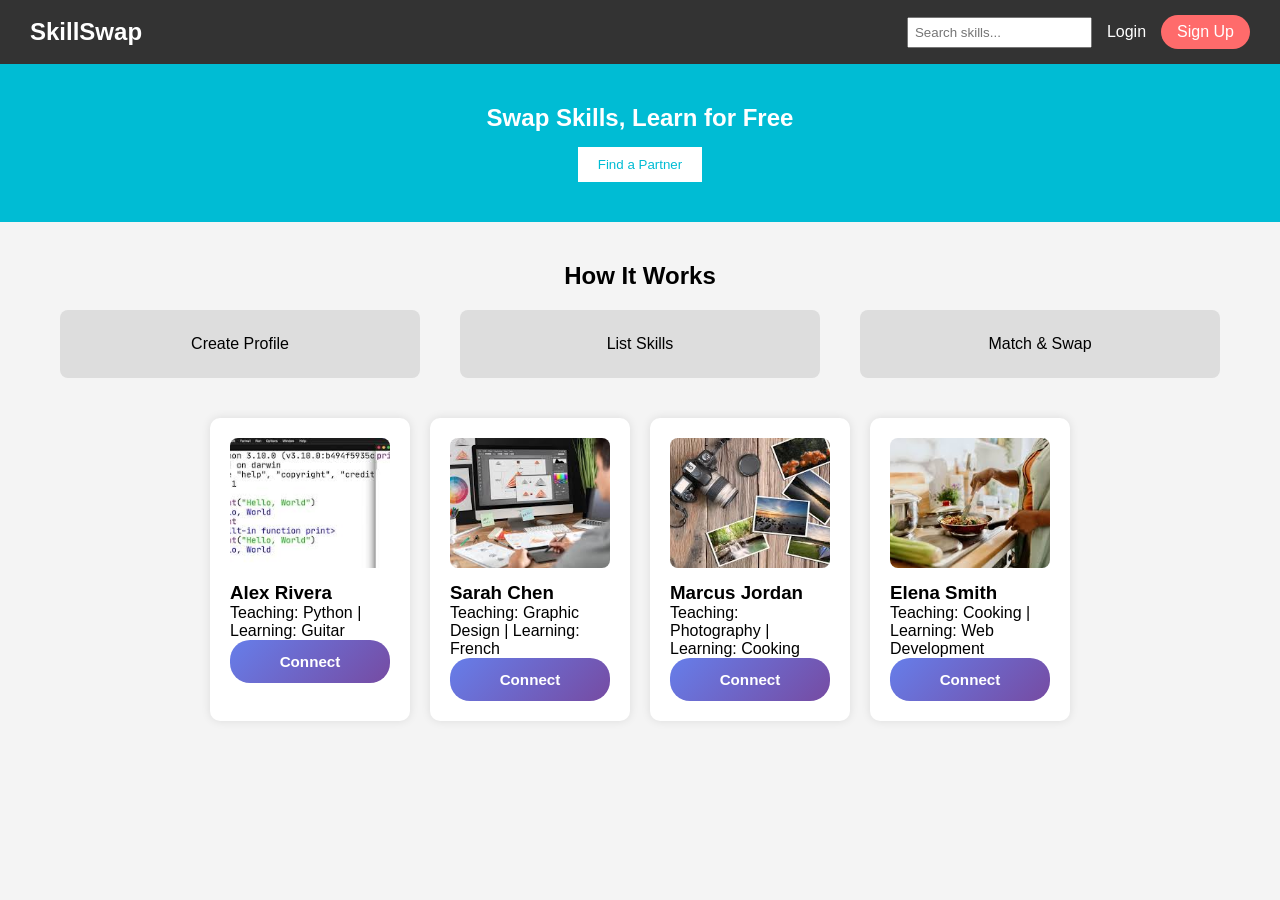
<file: index.html>
<!DOCTYPE html>
<html lang="en">
<head>
    <meta charset="UTF-8">
    <meta name="viewport" content="width=device-width, initial-scale=1.0">
    <title>SkillSwap Hub</title>
    <link rel="stylesheet" href="index.css">
    <style>
        /* Basic Modal Styling for functionality */
        .modal {
            display: none; 
            position: fixed;
            z-index: 100;
            left: 0; top: 0;
            width: 100%; height: 100%;
            background-color: rgba(0,0,0,0.5);
        }
        .modal-content {
            background-color: white;
            margin: 15% auto;
            padding: 20px;
            width: 300px;
            border-radius: 8px;
            text-align: center;
        }
        .close-btn {
            background: #ff4757;
            color: white;
            border: none;
            padding: 8px 16px;
            border-radius: 4px;
            cursor: pointer;
            margin-top: 10px;
        }
    </style>
</head>
<body>

<!-- HEADER -->
<header>
    <h2 class="logo">SkillSwap</h2>
    <nav>
        <input type="text" id="skillSearch" placeholder="Search skills..." onkeydown="if(event.key==='Enter') handleSearch()">
        <a href="#" onclick="goToLogin(); return false;">Login</a>
        <a href="#" class="btn" id="signUpBtn" onclick="goToSignUp(); return false;">Sign Up</a>
    </nav>
</header>

<!-- HERO -->
<section class="hero">
    <h1>Swap Skills, Learn for Free</h1>
    <button id="partnerBtn" class="main-cta">Find a Partner</button>
</section>

<!-- HOW IT WORKS -->
<section class="how">
    <h2>How It Works</h2>
    <div class="steps">
        <div class="step">Create Profile</div>
        <div class="step">List Skills</div>
        <div class="step">Match & Swap</div>
    </div>
</section>

<div class="cards">
    <!-- User 1 -->
        <div class="card">
            <img src="[data-uri]" alt="Alex Rivera">
            <h3>Alex Rivera</h3>
            <p>Teaching: Python | Learning: Guitar</p>
            <button class="connect-btn">Connect</button>
        </div>


    <!-- User 2 -->
        <div class="card">
            <img src="[data-uri]" alt="Sarah Chen">
            <h3>Sarah Chen</h3>
            <p>Teaching: Graphic Design | Learning: French</p>
            <button class="connect-btn">Connect</button>
        </div>


    <!-- User 3 -->
        <div class="card">
            <img src="[data-uri]" alt="Marcus Jordan">
            <h3>Marcus Jordan</h3>
            <p>Teaching: Photography | Learning: Cooking</p>
            <button class="connect-btn">Connect</button>
        </div>


    <!-- User 4 -->
        <div class="card">
            <img src="[data-uri]" alt="Elena Smith">
            <h3>Elena Smith</h3>
            <p>Teaching: Cooking | Learning: Web Development</p>
            <button class="connect-btn">Connect</button>
        </div>
    </div>


<!-- POPUP MODAL -->
<div id="actionModal" class="modal">
    <div class="modal-content">
        <h3 id="modalTitle">Welcome!</h3>
        <p id="modalText">Join our community to start swapping skills.</p>
        <button class="close-btn" onclick="closeModal()">Close</button>
    </div>
</div>

<script>
    // Connect Button Functionality
    function connectWithUser(userName) {
        const modal = document.getElementById('actionModal');
        const modalTitle = document.getElementById('modalTitle');
        const modalText = document.getElementById('modalText');
        
        modalTitle.textContent = 'Connection Request';
        modalText.textContent = `You've requested to connect with ${userName}! They will receive your request shortly.`;
        modal.style.display = 'block';
    }

    // Close Modal
    function closeModal() {
        document.getElementById('actionModal').style.display = 'none';
    }

    // Close modal when clicking outside of it
    window.onclick = function(event) {
        const modal = document.getElementById('actionModal');
        if (event.target === modal) {
            modal.style.display = 'none';
        }
    }

    // Navigate to Login Page
    function goToLogin() {
        window.location.href = 'login.html';
    }

    // Navigate to Sign Up Page
    function goToSignUp() {
        window.location.href = 'signup.html';
    }

    // Search functionality
    function handleSearch() {
        alert('Search feature coming soon!');
    }
</script>

</body>
</html>
</file>
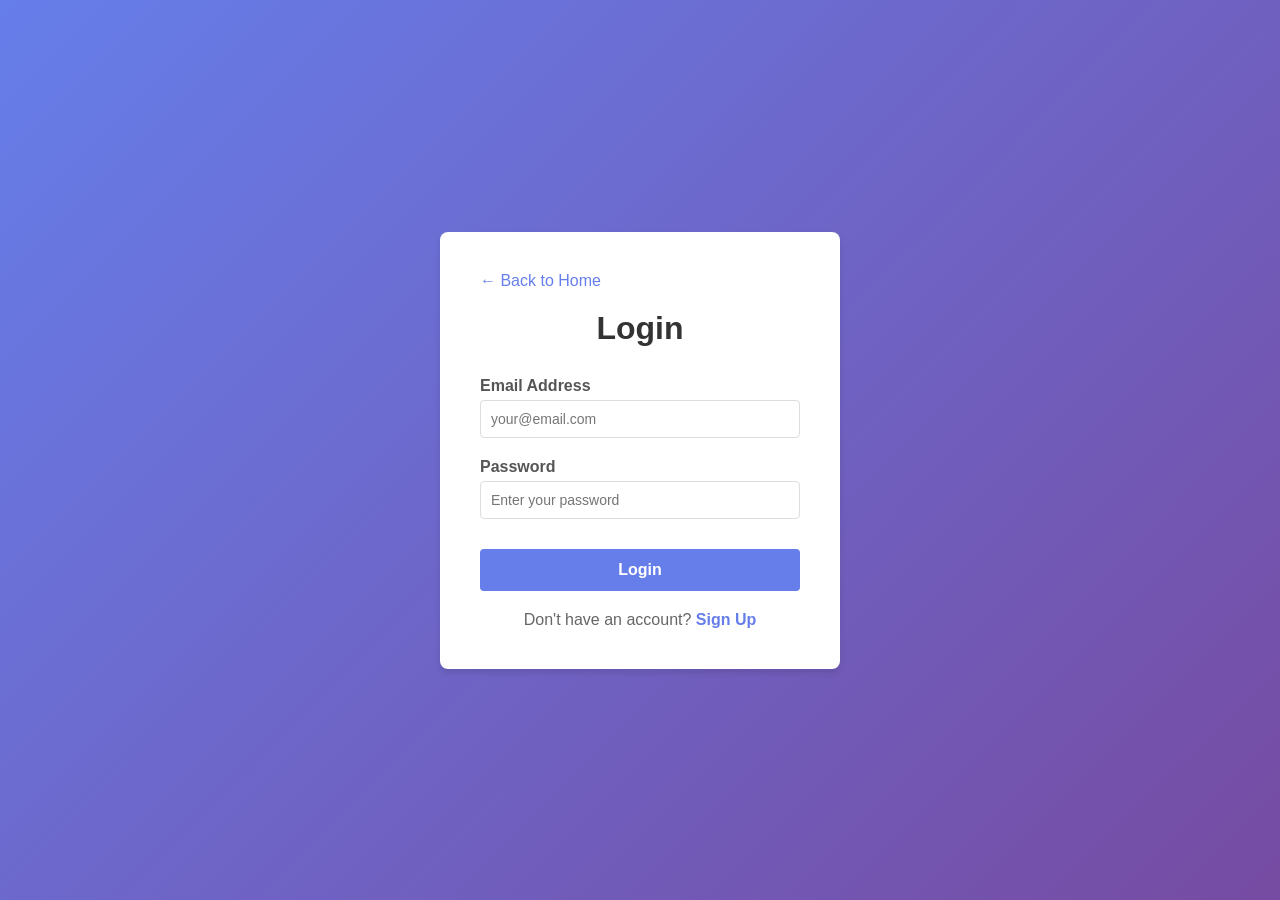
<file: login.html>
<!DOCTYPE html>
<html lang="en">
<head>
    <meta charset="UTF-8">
    <meta name="viewport" content="width=device-width, initial-scale=1.0">
    <title>Login - SkillSwap Hub</title>
    <link rel="stylesheet" href="index.css">
    <style>
        body {
            display: flex;
            justify-content: center;
            align-items: center;
            min-height: 100vh;
            background: linear-gradient(135deg, #667eea 0%, #764ba2 100%);
            font-family: Arial, sans-serif;
        }
        .auth-container {
            background: white;
            padding: 40px;
            border-radius: 8px;
            box-shadow: 0 4px 6px rgba(0, 0, 0, 0.1);
            width: 100%;
            max-width: 400px;
        }
        .auth-container h1 {
            text-align: center;
            color: #333;
            margin-bottom: 30px;
        }
        .form-group {
            margin-bottom: 20px;
        }
        .form-group label {
            display: block;
            margin-bottom: 5px;
            color: #555;
            font-weight: bold;
        }
        .form-group input {
            width: 100%;
            padding: 10px;
            border: 1px solid #ddd;
            border-radius: 4px;
            font-size: 14px;
            box-sizing: border-box;
        }
        .form-group input:focus {
            outline: none;
            border-color: #667eea;
        }
        .btn-login {
            width: 100%;
            padding: 12px;
            background: #667eea;
            color: white;
            border: none;
            border-radius: 4px;
            font-size: 16px;
            font-weight: bold;
            cursor: pointer;
            margin-top: 10px;
        }
        .btn-login:hover {
            background: #5568d3;
        }
        .auth-footer {
            text-align: center;
            margin-top: 20px;
            color: #666;
        }
        .auth-footer a {
            color: #667eea;
            text-decoration: none;
            font-weight: bold;
        }
        .back-link {
            display: inline-block;
            margin-bottom: 20px;
            color: #667eea;
            text-decoration: none;
        }
    </style>
</head>
<body>

<div class="auth-container">
    <a href="index.html" class="back-link">← Back to Home</a>
    
    <h1>Login</h1>
    
    <form onsubmit="handleLogin(event)">
        <div class="form-group">
            <label for="email">Email Address</label>
            <input type="email" id="email" required placeholder="your@email.com">
        </div>
        
        <div class="form-group">
            <label for="password">Password</label>
            <input type="password" id="password" required placeholder="Enter your password">
        </div>
        
        <button type="submit" class="btn-login">Login</button>
    </form>
    
    <div class="auth-footer">
        <p>Don't have an account? <a href="signup.html">Sign Up</a></p>
    </div>
</div>

<script>
    function handleLogin(event) {
        event.preventDefault();
        const email = document.getElementById('email').value;
        alert(`Welcome back! Logged in as ${email}`);
        // Here you would typically send the login data to a server
        window.location.href = 'index.html';
    }
</script>

</body>
</html>
</file>
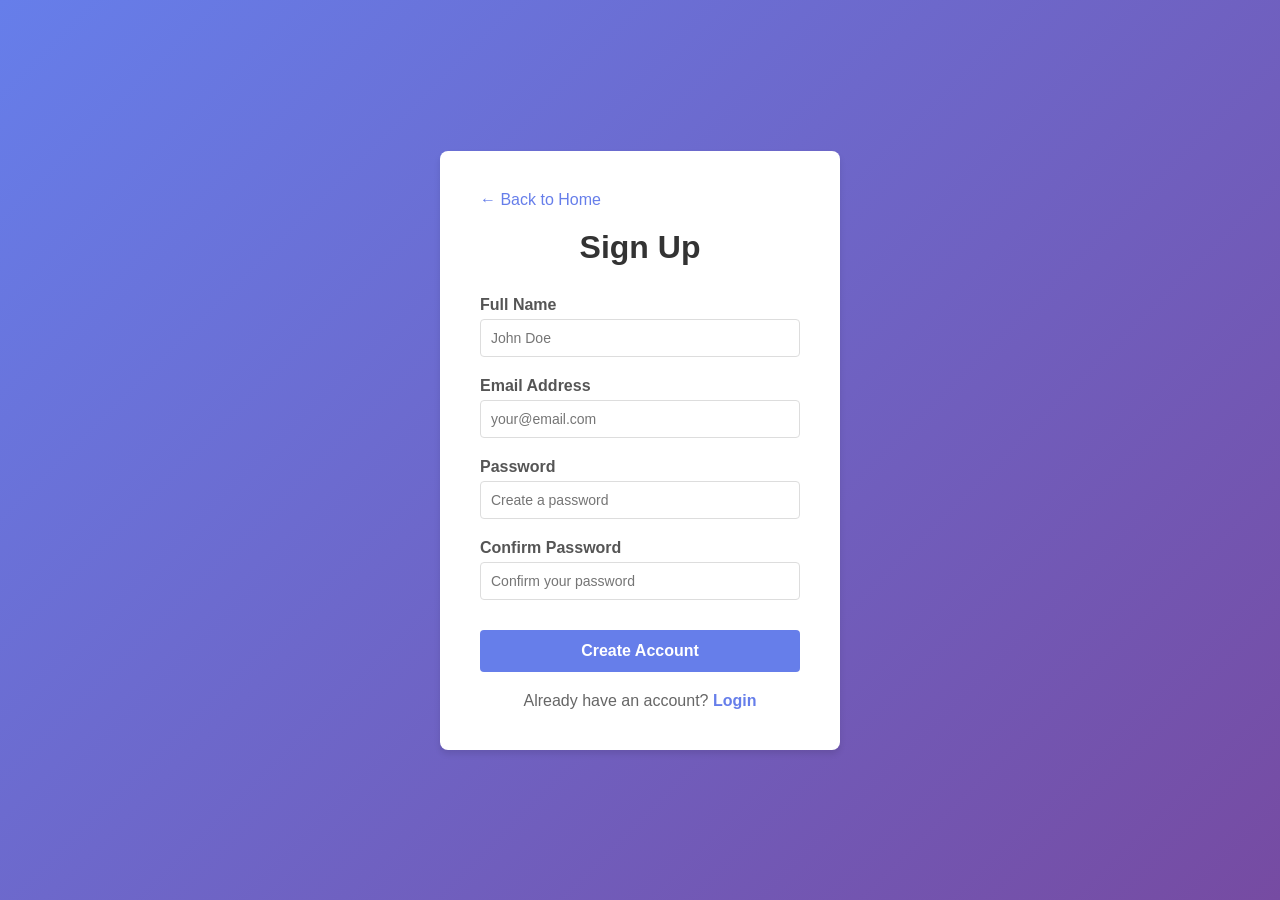
<file: signup.html>
<!DOCTYPE html>
<html lang="en">
<head>
    <meta charset="UTF-8">
    <meta name="viewport" content="width=device-width, initial-scale=1.0">
    <title>Sign Up - SkillSwap Hub</title>
    <link rel="stylesheet" href="index.css">
    <style>
        body {
            display: flex;
            justify-content: center;
            align-items: center;
            min-height: 100vh;
            background: linear-gradient(135deg, #667eea 0%, #764ba2 100%);
            font-family: Arial, sans-serif;
        }
        .auth-container {
            background: white;
            padding: 40px;
            border-radius: 8px;
            box-shadow: 0 4px 6px rgba(0, 0, 0, 0.1);
            width: 100%;
            max-width: 400px;
        }
        .auth-container h1 {
            text-align: center;
            color: #333;
            margin-bottom: 30px;
        }
        .form-group {
            margin-bottom: 20px;
        }
        .form-group label {
            display: block;
            margin-bottom: 5px;
            color: #555;
            font-weight: bold;
        }
        .form-group input {
            width: 100%;
            padding: 10px;
            border: 1px solid #ddd;
            border-radius: 4px;
            font-size: 14px;
            box-sizing: border-box;
        }
        .form-group input:focus {
            outline: none;
            border-color: #667eea;
        }
        .btn-signup {
            width: 100%;
            padding: 12px;
            background: #667eea;
            color: white;
            border: none;
            border-radius: 4px;
            font-size: 16px;
            font-weight: bold;
            cursor: pointer;
            margin-top: 10px;
        }
        .btn-signup:hover {
            background: #5568d3;
        }
        .auth-footer {
            text-align: center;
            margin-top: 20px;
            color: #666;
        }
        .auth-footer a {
            color: #667eea;
            text-decoration: none;
            font-weight: bold;
        }
        .back-link {
            display: inline-block;
            margin-bottom: 20px;
            color: #667eea;
            text-decoration: none;
        }
    </style>
</head>
<body>

<div class="auth-container">
    <a href="index.html" class="back-link">← Back to Home</a>
    
    <h1>Sign Up</h1>
    
    <form onsubmit="handleSignUp(event)">
        <div class="form-group">
            <label for="name">Full Name</label>
            <input type="text" id="name" required placeholder="John Doe">
        </div>
        
        <div class="form-group">
            <label for="email">Email Address</label>
            <input type="email" id="email" required placeholder="your@email.com">
        </div>
        
        <div class="form-group">
            <label for="password">Password</label>
            <input type="password" id="password" required placeholder="Create a password">
        </div>
        
        <div class="form-group">
            <label for="confirm-password">Confirm Password</label>
            <input type="password" id="confirm-password" required placeholder="Confirm your password">
        </div>
        
        <button type="submit" class="btn-signup">Create Account</button>
    </form>
    
    <div class="auth-footer">
        <p>Already have an account? <a href="login.html">Login</a></p>
    </div>
</div>

<script>
    function handleSignUp(event) {
        event.preventDefault();
        const name = document.getElementById('name').value;
        const password = document.getElementById('password').value;
        const confirmPassword = document.getElementById('confirm-password').value;
        
        if (password !== confirmPassword) {
            alert('Passwords do not match!');
            return;
        }
        
        alert(`Welcome to SkillSwap, ${name}! Your account has been created.`);
        // Here you would typically send the signup data to a server
        window.location.href = 'index.html';
    }
</script>

</body>
</html>
</file>
<file: index.css>
* {
    margin: 0;
    padding: 0;
    box-sizing: border-box;
    font-family: Arial, sans-serif;
}

body {
    background: #f4f4f4;
}

/* HEADER */
header {
    display: flex;
    justify-content: space-between;
    align-items: center;
    background: #333;
    color: white;
    padding: 15px 30px;
}

nav {
    display: flex;
    gap: 15px;
    align-items: center;
}

nav input {
    padding: 6px;
}

nav a {
    color: white;
    text-decoration: none;
}

.btn {
    background: #00bcd4;
    padding: 6px 12px;
    border-radius: 5px;
}

/* HERO */
.hero {
    text-align: center;
    background: #00bcd4;
    color: white;
    padding: 40px;
}

.hero img {
    width: 100%;
    max-height: 300px;
    object-fit: cover;
    border-radius: 10px;
    margin-bottom: 20px;
}

.hero button {
    margin-top: 15px;
    padding: 10px 20px;
    border: none;
    background: white;
    color: #00bcd4;
    cursor: pointer;
}

/* SECTIONS */
section {
    padding: 40px;
    text-align: center;
}

/* HOW IT WORKS */
.steps {
    display: flex;
    justify-content: space-around;
    margin-top: 20px;
}

.step {
    background: #ddd;
    padding: 25px;
    width: 30%;
    border-radius: 8px;
}

/* FEATURED USERS */
.cards {
    display: flex;
    justify-content: center;
    gap: 20px;
}

.card {
    background: white;
    padding: 20px;
    width: 200px;
    border-radius: 10px;
    box-shadow: 0 0 10px rgba(0,0,0,0.1);
}

.card img {
    width: 100%;
    height: 130px;
    object-fit: cover;
    border-radius: 8px;
    margin-bottom: 10px;
}

/* SKILLS */
.skill-list {
    display: flex;
    justify-content: center;
    gap: 20px;
}

.skill img {
    width: 120px;
    height: 80px;
    object-fit: cover;
    border-radius: 8px;
}

.skill span {
    display: block;
    margin-top: 5px;
}

/* FOOTER */
footer {
    background: #222;
    color: white;
    padding: 20px;
}
/* ===== BUTTONS ===== */
.connect-btn {
    background: linear-gradient(135deg, #667eea 0%, #764ba2 100%);
    color: white;
    border: none;
    padding: 0.8rem 1.5rem;
    border-radius: 20px;
    cursor: pointer;
    font-size: 0.95rem;
    font-weight: bold;
    transition: all 0.3s ease;
    width: 100%;
}

.connect-btn:hover {
    transform: scale(1.05);
    box-shadow: 0 4px 15px rgba(102, 126, 234, 0.4);
}

.connect-btn:active {
    transform: scale(0.98);
}

.btn {
    background-color: #ff6b6b;
    padding: 0.5rem 1rem !important;
    border-radius: 20px;
}

.btn:hover {
    background-color: #ff5252;
}

/* ===== RESPONSIVE DESIGN ===== */
@media (max-width: 768px) {
    header {
        flex-direction: column;
        gap: 1rem;
    }

    .logo {
        font-size: 1.5rem;
    }

    nav {
        flex-direction: column;
        width: 100%;
        gap: 1rem;
    }

    nav input {
        width: 100%;
    }

    .hero h1 {
        font-size: 2rem;
    }

    .steps {
        flex-direction: column;
        gap: 1rem;
    }

    .step {
        width: 100%;
    }

    .cards {
        grid-template-columns: 1fr;
        padding: 1rem;
    }
}

@media (max-width: 480px) {
    body {
        font-size: 14px;
    }

    header {
        padding: 0.8rem 1rem;
    }

    .logo {
        font-size: 1.2rem;
    }

    nav input {
        padding: 0.5rem 0.8rem;
        font-size: 0.8rem;
    }

    .hero {
        padding: 2rem 1rem;
    }

    .hero h1 {
        font-size: 1.5rem;
    }

    .main-cta {
        padding: 0.8rem 1.5rem;
        font-size: 0.9rem;
    }

    .how h2 {
        font-size: 1.5rem;
    }

    .step {
        padding: 1.5rem;
        font-size: 0.9rem;
    }

    .card {
        padding: 1rem;
    }

    .connect-btn {
        padding: 0.6rem 1rem;
        font-size: 0.85rem;
    }
}

/* ===== ANIMATIONS ===== */
@keyframes fadeIn {
    from {
        opacity: 0;
        transform: translateY(20px);
    }
    to {
        opacity: 1;
        transform: translateY(0);
    }
}

.card {
    animation: fadeIn 0.5s ease-out;
}
</file>
